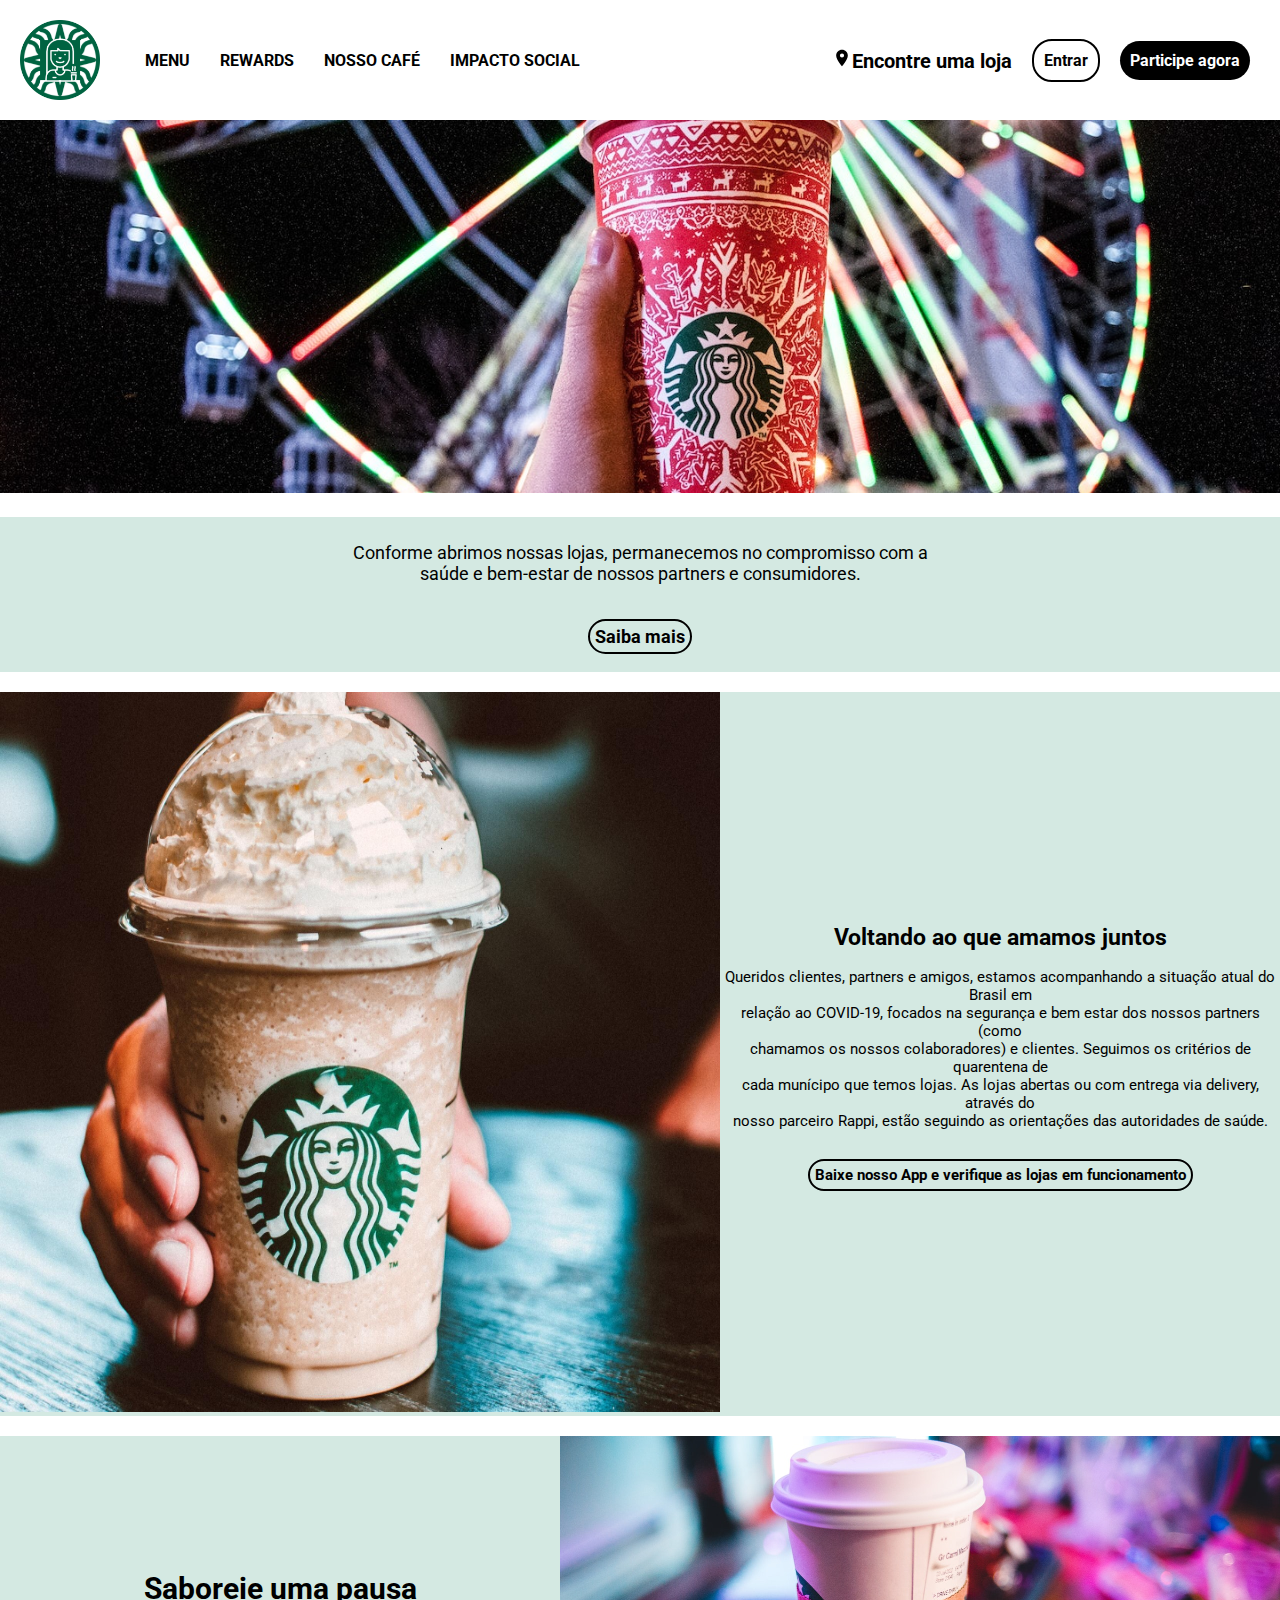
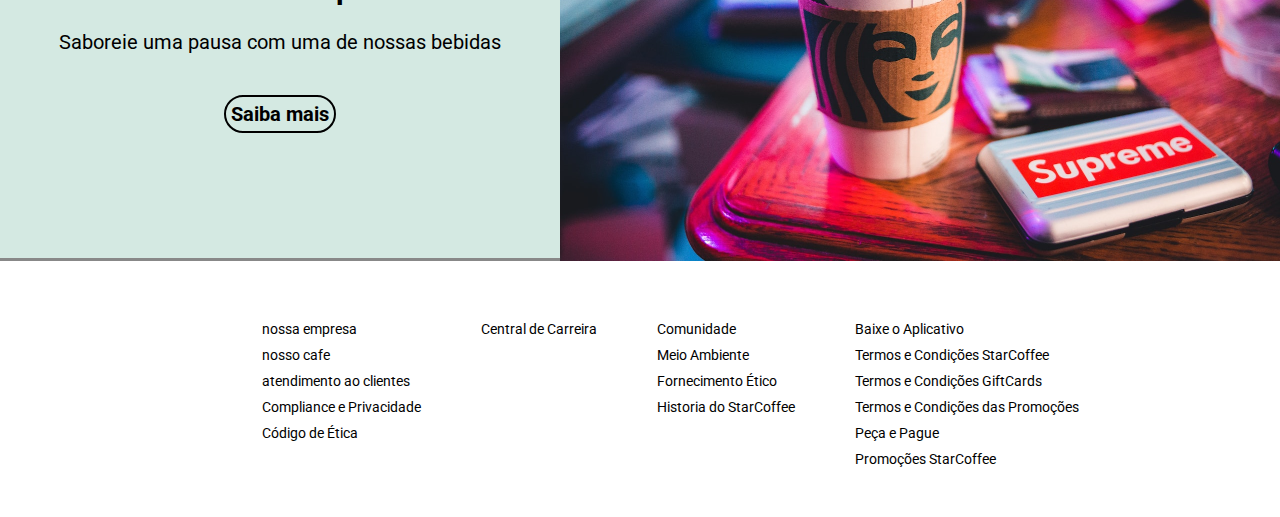
<file: indexdevdd.html>
<!DOCTYPE html>
<html lang="en">

<head>
    <meta charset="UTF-8">
    <meta http-equiv="X-UA-Compatible" content="IE=edge">
    <meta name="viewport" content="width=device-width, initial-scale=1.0">
    <title>Document</title>
    <link rel="stylesheet" href="css/style.css">
</head>

<body>
    <div class="geral">
        <header class="cabecalho">
            <nav class="menu">
                <img src="img/logo.png" alt="" class="img-cabecalho">
                <a href="#" class="botao-cabecalho"><b>MENU</b></a>
                <a href="#" class="botao-cabecalho"><b>REWARDS</b></a>
                <a href="#" class="botao-cabecalho"><b>NOSSO CAFÉ</b></a>
                <a href="#" class="botao-cabecalho"><b>IMPACTO SOCIAL</b></a>
            </nav>
            <div class="cabecalho2">
                <a href="#" class="botao-encontre-uma-loja"><img src="img/location.svg" alt=""><b>Encontre uma
                        loja</b></a>
                <a href="#" class="botao-entrar"><b>Entrar</b></a>
                <a href="#" class="botao-participe-agora"><b>Participe agora</b></a>
            </div>
        </header>

        <main>
            <div class="img1">
                <img src="img/capasite.jpg" alt="">
            </div>
            <div class="saiba-mais">
                <p>Conforme abrimos nossas lojas, permanecemos no compromisso com a <br>
                    saúde e bem-estar de nossos partners e consumidores.</p> <br> <br>
                <a href="#" class="botao-saiba-mais"><b>Saiba mais</b></a>
            </div>
            <div class="baixar-app">
                <div class="img2">
                    <img src="img/site1.jpg" alt="" class="img-esquerda">
                </div>
                <div class="texto1">
                    <h2>Voltando ao que amamos juntos</h2> <br>
                    <p>Queridos clientes, partners e amigos, estamos acompanhando a situação atual do Brasil em <br>
                        relação ao COVID-19, focados na segurança e bem estar dos nossos partners (como <br>
                        chamamos os nossos colaboradores) e clientes. Seguimos os critérios de quarentena de <br>
                        cada munícipo que temos lojas. As lojas abertas ou com entrega via delivery, através do <br>
                        nosso parceiro Rappi, estão seguindo as orientações das autoridades de saúde.</p> <br> <br>

                    <a href="#" class="botao-app"><b>Baixe nosso App e verifique as lojas em funcionamento</b></a>
                </div>
            </div>
            <div class="pausa">
                <div class="texto2">
                    <h2>Saboreie uma pausa</h2> <br>
                    <p>Saboreie uma pausa com uma de nossas bebidas</p> <br> <br>
                    <a href="#" class="botao-saiba-mais"><b>Saiba mais</b></a>
                </div>
                <img src="img/site2.jpg" alt="" class="img-direita">
            </div>
        </main>



    </div>
    <footer>
        <div class="infos">
            <ul>
                <li>nossa empresa </li>
                <li>nosso cafe</li>
                <li>atendimento ao clientes</li>
                <li>Compliance e Privacidade</li>
                <li>Código de Ética</li>
            </ul>

            <ul>
                <li>Central de Carreira</li>
            </ul>

            <ul>
                <li>Comunidade</li>
                <li>Meio Ambiente</li>
                <li>Fornecimento Ético</li>
                <li>Historia do StarCoffee</li>
            </ul>

            <ul>
                <li>Baixe o Aplicativo</li>
                <li>Termos e Condições StarCoffee</li>
                <li>Termos e Condições GiftCards</li>
                <li>Termos e Condições das Promoções</li>
                <li>Peça e Pague</li>
                <li>Promoções StarCoffee</li>
            </ul>
        </div>
            </ul>
        </div>
    </footer>
</body>

</html>
</file>
<file: css/style.css>
@import url('https://fonts.googleapis.com/css2?family=Bebas+Neue&family=Roboto:wght@300;700&display=swap');

* {
    margin: 0;
    padding: 0;
    box-sizing: border-box;
    font-family: 'roboto', sans-serif;
}

.cabecalho{
    background-color: rgb(255, 255, 255);
    display: flex;
    padding: 20px;
    box-shadow: 0px 0px 15px black;
    justify-content: space-between;
    align-items: center;
}

.img-cabecalho{
    width: 80px;
    margin-right: 30px;
}

.botao-cabecalho{
    text-decoration: none;
    color: black;
    margin: 15px;
}

.botao-cabecalho:hover{
    color: rgb(9, 113, 3);
}

.menu{
    display: flex;
    align-items: center;
}

.botao-encontre-uma-loja{
    text-decoration: none;
    color: black;
    margin: 10px;
    font-size: 20px;
}

.botao-encontre-uma-loja:hover{
    color: rgb(9, 113, 3);
}

.botao-entrar{
    text-decoration: none;
    color: black;
    margin: 10px;
    background-color: transparent;
    border: 2px solid black;
    border-radius: 20px;
    padding: 10px;
}

.botao-entrar:hover{
    background-color: black;
    color: white;
}

.botao-participe-agora{
    text-decoration: none;
    color: rgb(255, 255, 255);
    margin: 10px;
    background-color: black;
    border-radius: 20px;
    padding: 10px;
}

.botao-participe-agora:hover{
    background-color: white;
    color: black;
    border: 2px solid black;
}

.cabecalho2{
    display: flex;
    align-items: center;
}

.img1{
    width: 100%;
    margin: auto;
    margin-bottom: 20px;
}
.img1 > img {
    width:  100%;
}

hr{
    height: 20px;
    border: transparent;
    background-color: white;
}

main{
    max-width: 1300px;
    margin: 0 auto;
}

.saiba-mais{
    padding: 25px;
    background-color: #d4e9e2;
    margin: auto;
    font-size: 18px;
    text-align: center;
    margin-bottom: 20px;
}

.botao-saiba-mais{
    background-color: transparent;
    color: black;
    border: 2px solid black;
    border-radius: 20px;
    text-decoration: none;
    padding: 5px;
}

.botao-saiba-mais:hover{
    background-color: black;
    color: white;
}

.img-esquerda{
    width: 720px;
    height: 720px;
}

.baixar-app{
    background-color: #d4e9e2;
    font-size: 15px;
    display: flex;
    align-items: center;
    margin-bottom: 20px;
}

.texto1{
    text-align: center;
    margin: 0 auto;
}

.botao-app{
    text-decoration: none;
    background-color: transparent;
    color: black;
    border: 2px solid black;
    border-radius: 20px;
    padding: 5px;
}

.botao-app:hover{
    background-color: black;
    color: white;
}

.pausa{
    background-color: #d4e9e2;
    font-size: 20px;
    display: flex;
    align-items: center;
}

.img-direita{
    width: 720px;
}

.texto2{
    text-align: center;
    margin: 0 auto;
}

footer{
    display: flex;
    box-shadow: 0 -3px #888888;
    justify-content: center;
    flex-direction: column;
}

footer .infos{
    display: flex;
    margin: auto;
}

footer . .infos ul{
    list-style-type: none;
    margin-left: 20px;
}

footer ul {
    list-style-type: none;
}

footer ul.flex {
    display: flex;
}

footer ul.flex li {
    margin-left: 20px;
}

footer ul li {
    font-size: 14px;
    margin-top: 10px;
}

footer .infos {
    height: fit-content;
    width: 100%;

    margin-top: 50px;
    margin-bottom: 50px;

    display: flex;
    justify-content: center;

}

footer .infos ul {
    margin: 0;
    margin-left: 60px;
}
</file>
